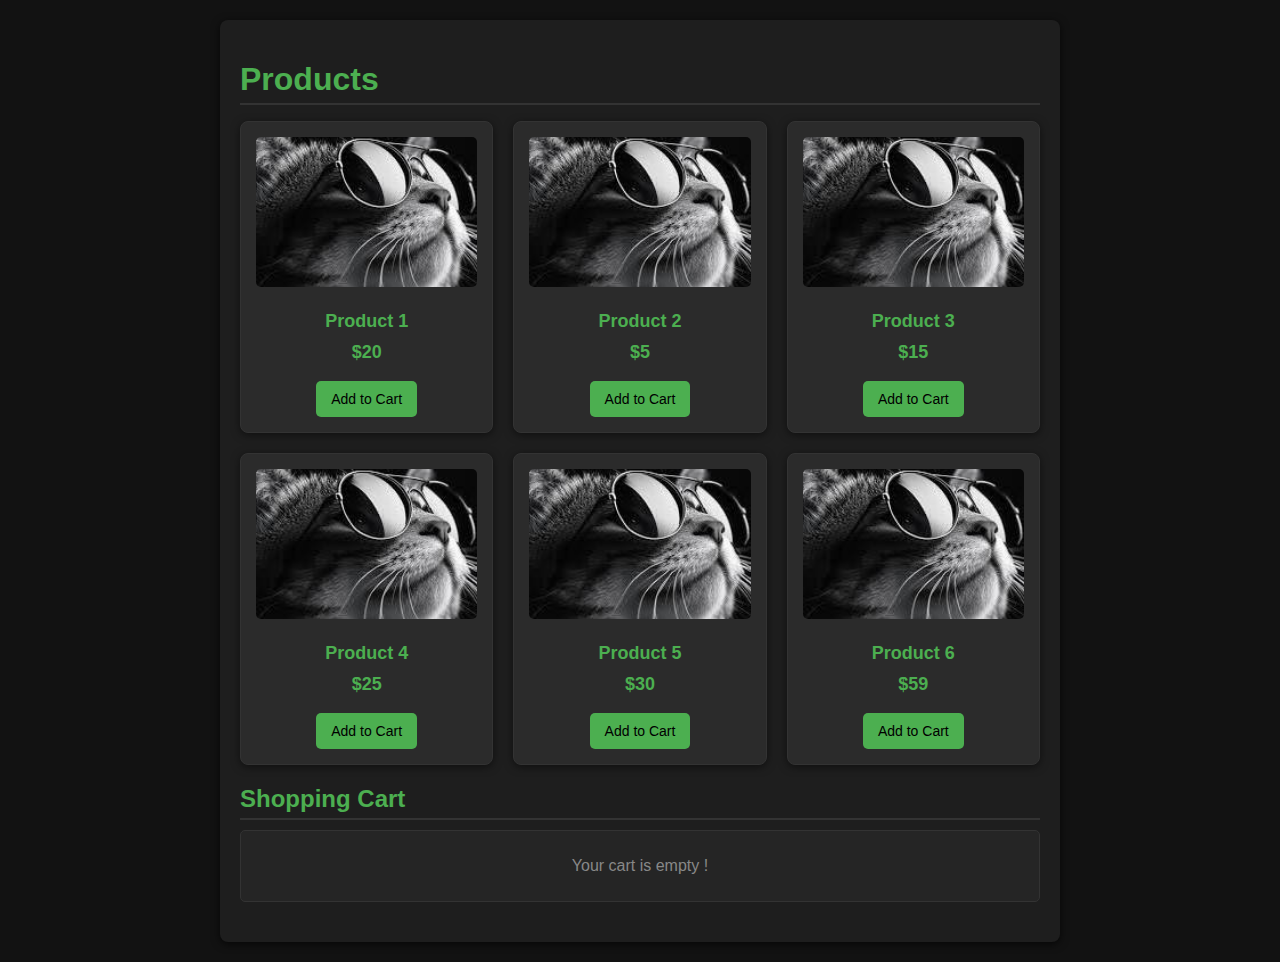
<file: Ecommerce/index.html>
<!DOCTYPE html>
<html lang="en">
<head>
    <meta charset="UTF-8">
    <meta name="viewport" content="width=device-width, initial-scale=1.0">
    <title>Ecommerce</title>
    <link rel="stylesheet" href="style.css">
</head>
<body>
    <div id="container">

        <h1>Products</h1>

        <ul id="product-list">
            <!-- products lists goes here and will be added dynamically -->
            
        </ul>

        <h2>Shopping Cart</h2>

        <div id="carted-container" class="hidden">
            <ul id="carted-items">
                <!-- 
                    <li>product name - price <button id=''>Delete</button></li>
                 -->
            
            </ul>
            <div id="checkout" class="hidden">
                <p>Total:$ <span id="total-amount"></span></p>
                <button id="checkout-btn">Checkout</button>
            </div>
        </div>
        <div id="cart-items">
            <p id="empty-cart">Your cart is empty !</p>
        </div>
    </div>
    <script src="./script.js"></script>
</body>
</html>
</file>
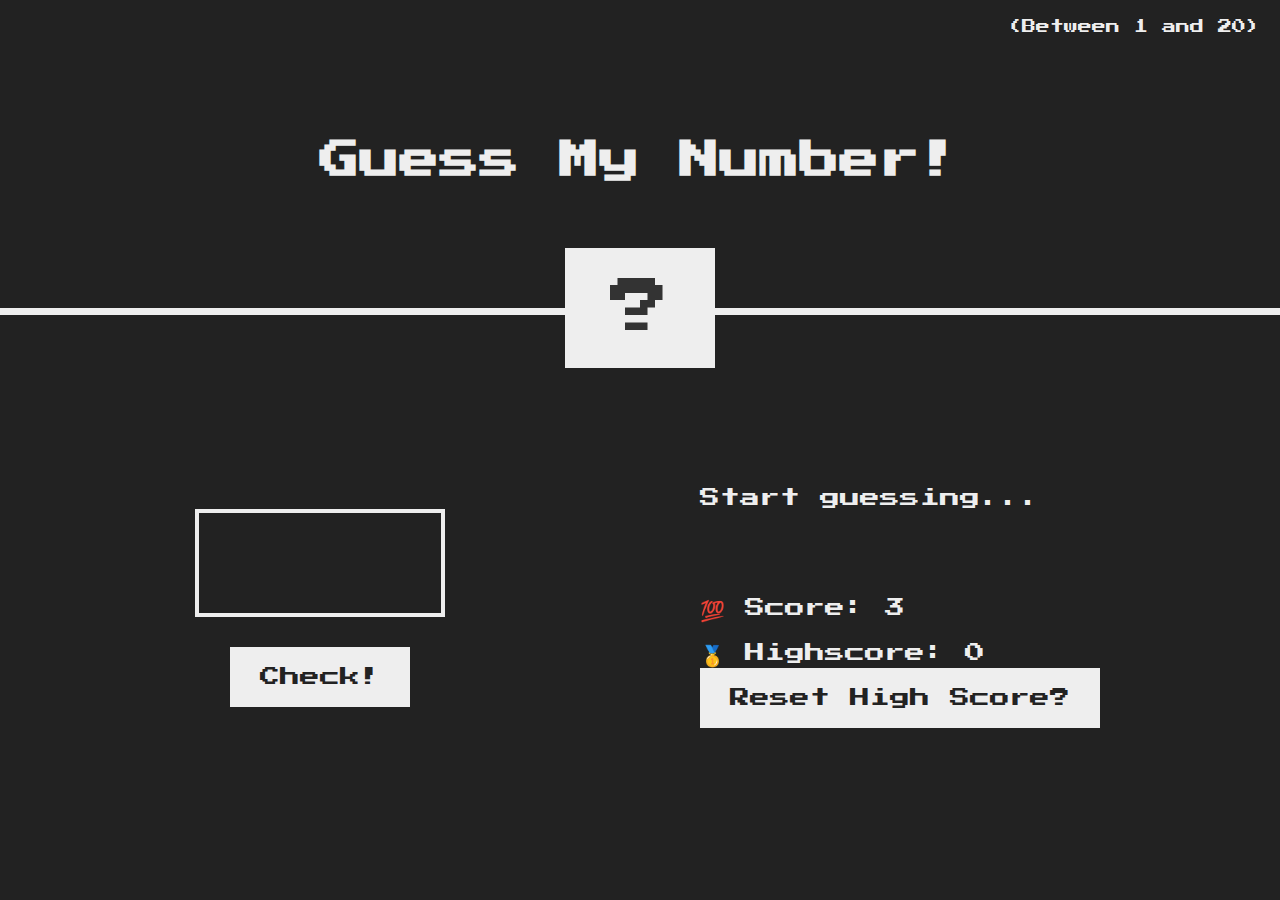
<file: Guess-My-Number/index.html>
<!DOCTYPE html>
<html lang="en">
  <head>
    <meta charset="UTF-8" />
    <meta name="viewport" content="width=device-width, initial-scale=1.0" />
    <meta http-equiv="X-UA-Compatible" content="ie=edge" />
    <link rel="stylesheet" href="style.css" />
    <title>Guess My Number!</title>
  </head>
  <body>
    <header>
      <h1>Guess My Number!</h1>
      <p id="between">(Between 1 and 20)</p>
      <button class="btn" id="again" style="display: none;">Again!</button>
      <div id="number">?</div>
    </header>
    <main>
      <section class="left">
        <input type="number" id="guess" />
        <button class="btn" id="check">Check!</button>
      </section>
      <section class="right">
        <p id="message">Start guessing...</p>
        <!-- if want to increase life -->
        <p class="label-score">💯 Score: <span id="score">3</span></p>
        <p class="label-highscore">
          🥇 Highscore: <span id="highscore">0</span>
          <button id="reset" class="btn">Reset High Score?</button>
        </p>
      </section>
    </main>
    <script src="script.js"></script>
  </body>
</html>
</file>
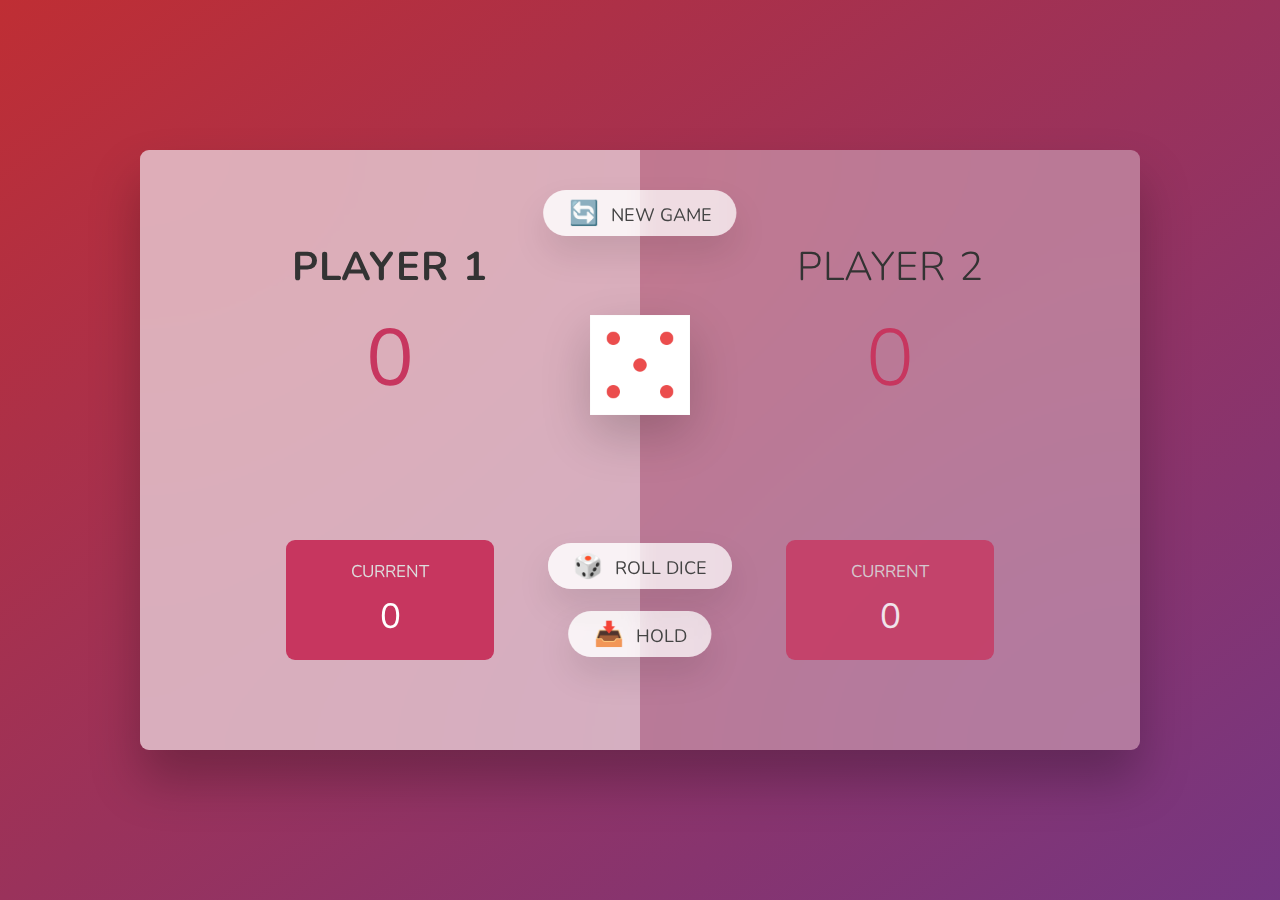
<file: Pig-game/index.html>
<!DOCTYPE html>
<html lang="en">
  <head>
    <meta charset="UTF-8" />
    <meta name="viewport" content="width=device-width, initial-scale=1.0" />
    <meta http-equiv="X-UA-Compatible" content="ie=edge" />
    <link rel="stylesheet" href="style.css" />
    <title>Pig Game</title>
  </head>
  <body>
    <main>
      <section class="player player--0 player--active">
        <h2 class="name" id="name--0">Player 1</h2>
        <p class="score" id="score--0">0</p>
        <div class="current">
          <p class="current-label">Current</p>
          <p class="current-score" id="current--0">0</p>
        </div>
      </section>
      <section class="player player--1">
        <h2 class="name" id="name--1">Player 2</h2>
        <p class="score" id="score--1">0</p>
        <div class="current">
          <p class="current-label">Current</p>
          <p class="current-score" id="current--1">0</p>
        </div>
      </section>

      <img src="img/dice-5.png" alt="Playing dice" class="dice" />
      <button class="btn btn--new">🔄 New game</button>
      <button class="btn btn--roll">🎲 Roll dice</button>
      <button class="btn btn--hold">📥 Hold</button>
    </main>
    <script src="script.js"></script>
  </body>
</html>
</file>
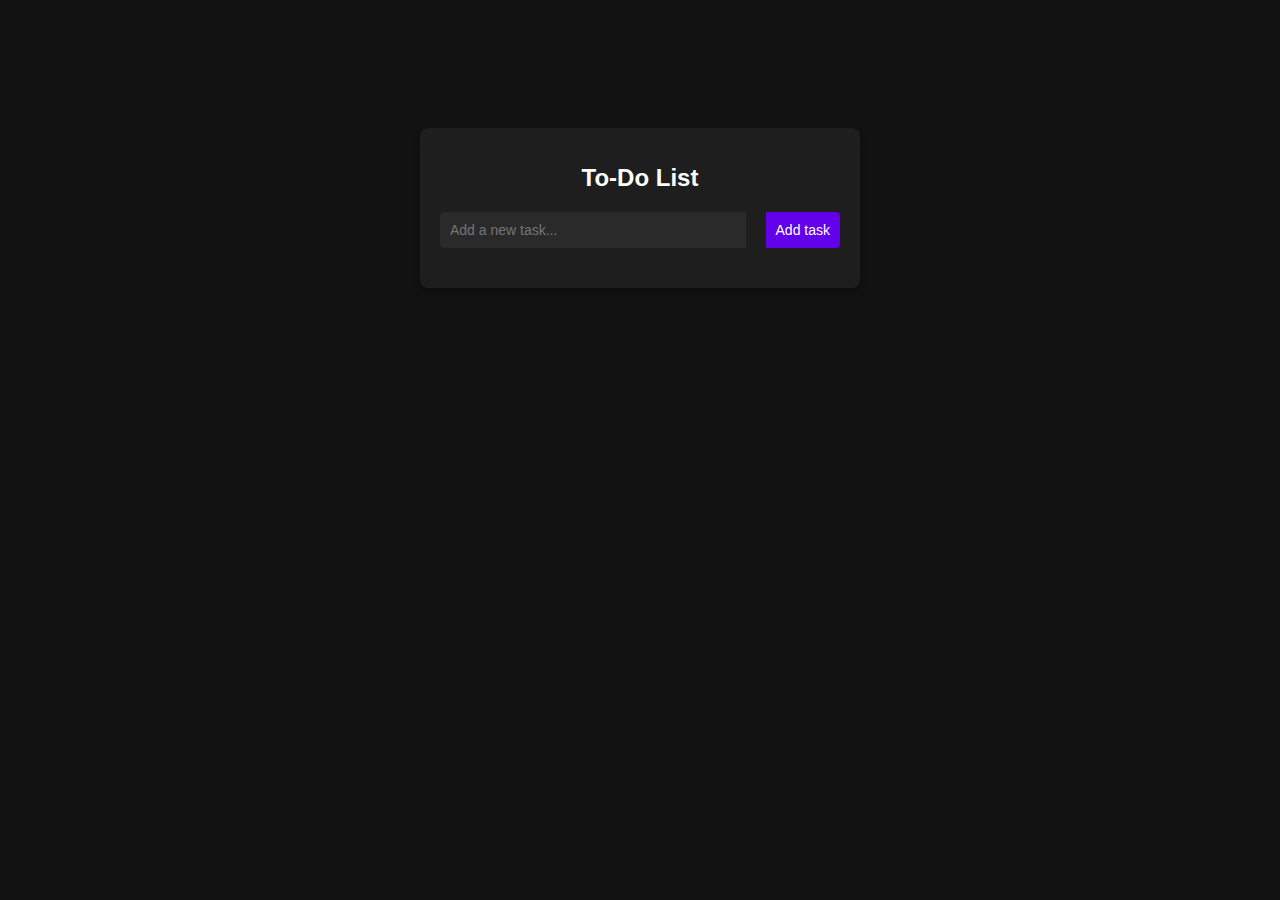
<file: To-do-list/index.html>
<!DOCTYPE html>
<html lang="en">
<head>
    <meta charset="UTF-8">
    <meta name="viewport" content="width=device-width, initial-scale=1.0">
    <title>Dark Mode To-Do List</title>
    <link rel="stylesheet" href="./style.css">
</head>
<body>
    <div class="container">
        <h1>To-Do List</h1>
        <div class="input-container">
            <input type="text" id="todo-input" placeholder="Add a new task..." required>
            <button id="add-task-btn">Add task</button>
        </div>
        <ul id="todo-list">
        </ul>
    </div>
    <script src="./script.js"></script>
</body>
</html>
</file>
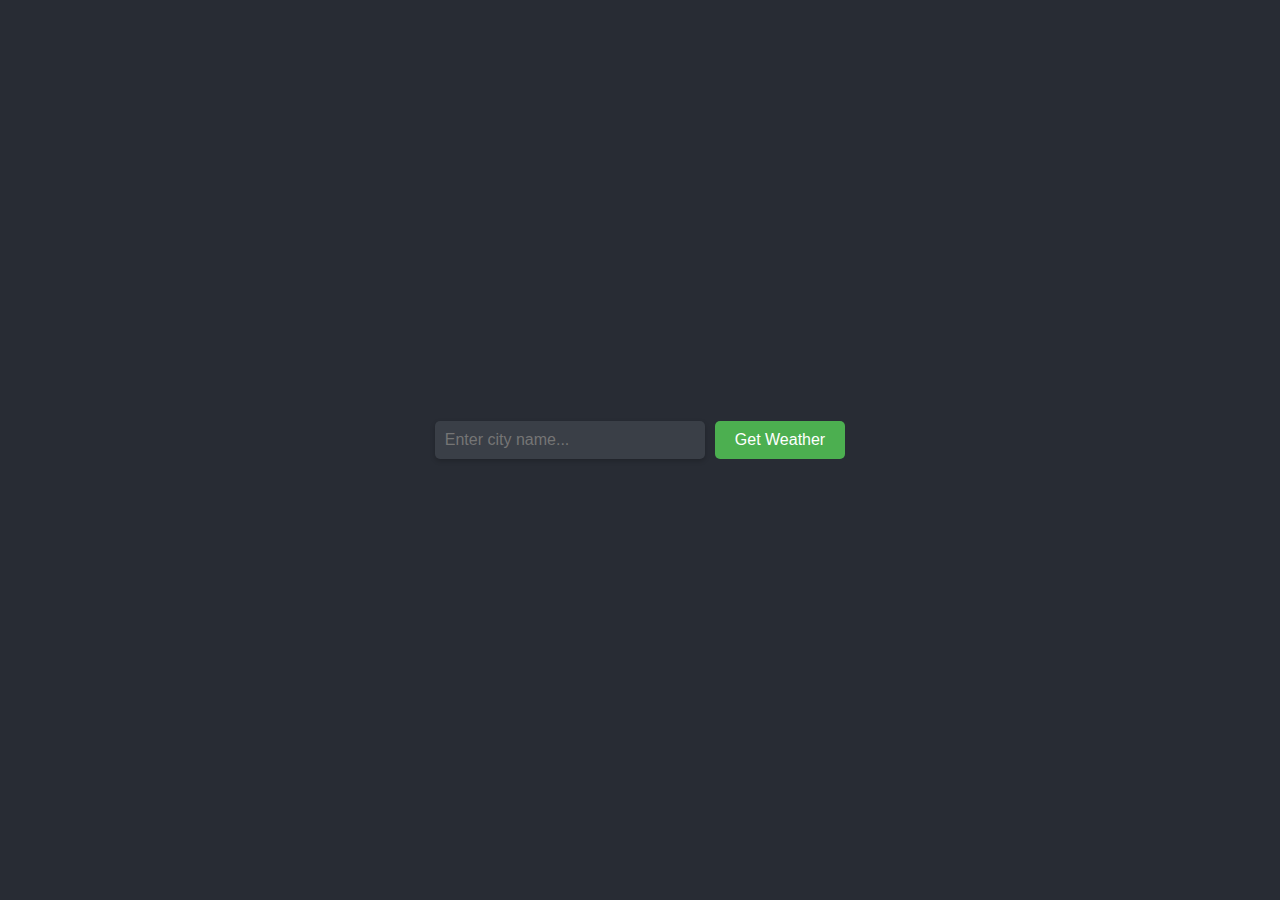
<file: WeatherDataFetching/index.html>
<!DOCTYPE html>
<html lang="en">
<head>
    <meta charset="UTF-8">
    <meta name="viewport" content="width=device-width, initial-scale=1.0">
    <title>Weather API Handling</title>
    <link rel="stylesheet" href="./style.css">
</head>
<body>
    <div class="input-container">
        <input type="text" id="city-input" placeholder="Enter city name...">
        <button id="get-weather-btn">Get Weather</button>
    </div>
    <div id="weather-info" class="hidden">
        <h2 id="city-name"></h2>
        <p id="temperature"></p>
        <p id="description"></p>
    </div>
    <p id="error-message" class="hidden">City not found. Please try again.</p>
    <script src="./script.js"></script>
</body>
</html>
</file>
<file: Ecommerce/style.css>
body{
    font-family: Arial, sans-serif;
    margin: 0;
    padding: 0;
    background-color: #121212;
    color: #e0e0e0;

}
#container{
    max-width: 800px;
    margin: 20px auto;
    padding: 20px;
    background: #1e1e1e;
    border-radius: 8px;
    box-shadow: 0 2px 8px rgba(0, 0, 0, 0.7);
}
h1,h2{
    color: #4caf50;
    margin-bottom: 10px;
    border-bottom: 2px solid #333;
    padding-bottom: 5px;
}
#product-list{
    display: grid;
    grid-template-columns: repeat(auto-fill, minmax(200px, 1fr));
    gap: 20px;
    padding-left: 0px;
}
#cart-items{
    margin-bottom: 20px;
    border: 1px solid #333;
    border-radius: 5px;
    padding: 10px;
    background: #252525;
}
#empty-cart{
    color: #888;
    text-align: center;
}
#carted-container{
    padding: 10px;
    border-top: 1px solid #333;
    display: grid;
    grid-template-areas: 
    'ul'
    'div';
    background: #2b2b2b;
}
#carted-items{
    display: flex;
    flex-direction: column;
    align-items: center;
    gap: 30px;
    font-weight: 700;
}
#checkout{
    display: flex;
    justify-content: flex-end;
    gap: 20px;
}
#carted-container.hidden{
    display: none;
}
#total-amount{
    font-weight: bold;
    color: #81c784;
}
#checkout-btn{
    padding: 10px 20px;
    font-size: 16px;
    color: #000;
    background: #4caf50;
    border: none;
    border-radius: 5px;
    cursor: pointer;
    transition: background 0.3s ease;
}
#checkout-btn:hover {
    background: #388e3c;
}
#product-list{
    display: grid;
    grid-template-columns: repeat(auto-fill, minmax(200px, 1fr));
    gap: 20px;
    padding-left: 0px;
}
ul > li{
    list-style-type: none;
}
.list-items{
    background: #2b2b2b;
    border: 1px solid #333;
    border-radius: 8px;
    padding: 15px;
    text-align: center;
    box-shadow: 0 2px 8px rgba(0, 0, 0, 0.5);
    transition: transform 0.3s ease, box-shadow 0.3s ease;
}
.list-items:hover{
    transform: translateY(-5px);
    box-shadow: 0 4px 12px rgba(0, 0, 0, 0.7);
}
.list-items > img{
    width: 100%;
    height: 150px;
    object-fit: cover;
    border-radius: 5px;
    margin-bottom: 10px;
}
.list-items > p{
    font-size: 18px;
    font-weight: bold;
    color: #4caf50;
    margin: 10px 0;
}
.list-items > button{
    display: inline-block;
    padding: 10px 15px;
    font-size: 14px;
    color: #000;
    background: #4caf50;
    border: none;
    border-radius: 5px;
    cursor: pointer;
    transition: background 0.3s ease;
}
.list-items > button:hover{
    background: #388e3c;
}
#carted-items > li{
    width: 70%;
    list-style-type: none;
    display: flex;
    align-items: center;
    justify-content: space-between;
    padding: 20px;
    box-shadow: 2px 2px 5px 2px black;
}
#carted-items > li > button{
    background-color: rgb(192, 6, 6);
    border: none;
    padding: 6px;
    border-radius: 7px;
    color: #e0e0e0;
    transition: transform 0.3s ease, background-color 0.3s ease;
}
#carted-items > li > button:hover{
    transform: scale(1);
    background-color: rgb(96, 1, 1);
}

@media (max-width: 768px) {
    #container {
        padding: 15px;
    }

    #product-list {
        grid-template-columns: repeat(auto-fill, minmax(150px, 1fr));
        gap: 15px;
    }

    .list-items {
        padding: 10px;
    }

    .list-items > img {
        height: 120px;
    }

    #carted-items > li {
        padding: 10px;
    }

    #checkout-btn {
        font-size: 14px;
        padding: 8px 15px;
    }
}

@media (max-width: 480px) {
    #container {
        padding: 10px;
    }

    #product-list {
        grid-template-columns: 1fr;
        gap: 10px;
    }

    .list-items {
        padding: 8px;
    }

    .list-items > img {
        height: 100px;
    }

    #carted-items > li {
        padding: 10px;
    }

    #checkout-btn {
        font-size: 12px;
        padding: 6px 10px;
    }
}
</file>
<file: Guess-My-Number/style.css>
@import url('https://fonts.googleapis.com/css?family=Press+Start+2P&display=swap');

* {
  margin: 0;
  padding: 0;
  box-sizing: inherit;
}

html {
  font-size: 62.5%;
  box-sizing: border-box;
}

body {
  font-family: 'Press Start 2P', sans-serif;
  color: #eee;
  background-color: #222;
}

header {
  position: relative;
  height: 35vh;
  border-bottom: 7px solid #eee;
}

main {
  height: 65vh;
  color: #eee;
  display: flex;
  align-items: center;
  justify-content: space-around;
}

.left {
  width: 52rem;
  display: flex;
  flex-direction: column;
  align-items: center;
}

.right {
  width: 52rem;
  font-size: 2rem;
}

h1 {
  font-size: 4rem;
  text-align: center;
  position: absolute;
  width: 100%;
  top: 52%;
  left: 50%;
  transform: translate(-50%, -50%);
}

#number {
  background: #eee;
  color: #333;
  font-size: 6rem;
  width: 15rem;
  padding: 3rem 0rem;
  text-align: center;
  position: absolute;
  bottom: 0;
  left: 50%;
  transform: translate(-50%, 50%);
}

#between {
  font-size: 1.4rem;
  position: absolute;
  top: 2rem;
  right: 2rem;
}

.again {
  position: absolute;
  top: 2rem;
  left: 2rem;
}

#guess {
  background: none;
  border: 4px solid #eee;
  font-family: inherit;
  color: inherit;
  font-size: 5rem;
  padding: 2.5rem;
  width: 25rem;
  text-align: center;
  display: block;
  margin-bottom: 3rem;
}

.btn {
  border: none;
  background-color: #eee;
  color: #222;
  font-size: 2rem;
  font-family: inherit;
  padding: 2rem 3rem;
  cursor: pointer;
}

.btn:hover {
  background-color: #ccc;
}

#message {
  margin-bottom: 8rem;
  height: 3rem;
}

.label-score {
  margin-bottom: 2rem;
}
</file>
<file: Pig-game/style.css>
@import url('https://fonts.googleapis.com/css2?family=Nunito&display=swap');

* {
  margin: 0;
  padding: 0;
  box-sizing: inherit;
}

html {
  font-size: 62.5%;
  box-sizing: border-box;
}

body {
  font-family: 'Nunito', sans-serif;
  font-weight: 400;
  height: 100vh;
  color: #333;
  background-image: linear-gradient(to top left, #753682 0%, #bf2e34 100%);
  display: flex;
  align-items: center;
  justify-content: center;
}

main {
  position: relative;
  width: 100rem;
  height: 60rem;
  background-color: rgba(255, 255, 255, 0.35);
  backdrop-filter: blur(200px);
  filter: blur();
  box-shadow: 0 3rem 5rem rgba(0, 0, 0, 0.25);
  border-radius: 9px;
  overflow: hidden;
  display: flex;
}

.player {
  flex: 50%;
  padding: 9rem;
  display: flex;
  flex-direction: column;
  align-items: center;
  transition: all 0.75s;
}

.name {
  position: relative;
  font-size: 4rem;
  text-transform: uppercase;
  letter-spacing: 1px;
  word-spacing: 2px;
  font-weight: 300;
  margin-bottom: 1rem;
}

.score {
  font-size: 8rem;
  font-weight: 300;
  color: #c7365f;
  margin-bottom: auto;
}

.player--active {
  background-color: rgba(255, 255, 255, 0.4);
}
.player--active .name {
  font-weight: 700;
}
.player--active .score {
  font-weight: 400;
}

.player--active .current {
  opacity: 1;
}

.current {
  background-color: #c7365f;
  opacity: 0.8;
  border-radius: 9px;
  color: #fff;
  width: 65%;
  padding: 2rem;
  text-align: center;
  transition: all 0.75s;
}

.current-label {
  text-transform: uppercase;
  margin-bottom: 1rem;
  font-size: 1.7rem;
  color: #ddd;
}

.current-score {
  font-size: 3.5rem;
}

.btn {
  position: absolute;
  left: 50%;
  transform: translateX(-50%);
  color: #444;
  background: none;
  border: none;
  font-family: inherit;
  font-size: 1.8rem;
  text-transform: uppercase;
  cursor: pointer;
  font-weight: 400;
  transition: all 0.2s;

  background-color: white;
  background-color: rgba(255, 255, 255, 0.6);
  backdrop-filter: blur(10px);

  padding: 0.7rem 2.5rem;
  border-radius: 50rem;
  box-shadow: 0 1.75rem 3.5rem rgba(0, 0, 0, 0.1);
}

.btn::first-letter {
  font-size: 2.4rem;
  display: inline-block;
  margin-right: 0.7rem;
}

.btn--new {
  top: 4rem;
}
.btn--roll {
  top: 39.3rem;
}
.btn--hold {
  top: 46.1rem;
}

.btn:active {
  transform: translate(-50%, 3px);
  box-shadow: 0 1rem 2rem rgba(0, 0, 0, 0.15);
}

.btn:focus {
  outline: none;
}

.dice {
  position: absolute;
  left: 50%;
  top: 16.5rem;
  transform: translateX(-50%);
  height: 10rem;
  box-shadow: 0 2rem 5rem rgba(0, 0, 0, 0.2);
}

.player--winner {
  background-color: #2f2f2f;
}

.player--winner .name {
  font-weight: 700;
  color: #c7365f;
}
</file>
<file: To-do-list/style.css>
body {
    font-family: Arial, sans-serif;
    background-color: #121212;
    color: #ffffff;
    margin: 0;
    padding: 0;
    display: flex;
    justify-content: center;
    align-items: flex-start;
    height: 100vh;
}

.container {
    margin-top: 10% ;
    width: 100%;
    max-width: 400px;
    background-color: #1e1e1e;
    border-radius: 8px;
    padding: 20px;
    box-shadow: 0 4px 10px rgba(0, 0, 0, 0.3);
}

h1 {
    text-align: center;
    margin-bottom: 20px;
    font-size: 24px;
    color: #ffffff;
}

.input-container {
    display: flex;
    margin-bottom: 20px;
    gap: 20px;
}

#todo-input {
    flex: 1;
    padding: 10px;
    border: none;
    border-radius: 4px 0 0 4px;
    outline: none;
    font-size: 14px;
    background-color: #2a2a2a;
    color: #ffffff;
}

#add-task-btn {
    padding: 10px;
    border: none;
    border-radius: 0 4px 4px 0;
    background-color: #6200ea;
    color: #ffffff;
    cursor: pointer;
    font-size: 14px;
    transition: background-color 0.3s;
}

#add-task-btn:hover {
    background-color: #3700b3;
}

#todo-list {
    list-style-type: none;
    padding: 0;
    margin: 0;
}

#todo-list li {
    display: flex;
    justify-content: space-between;
    align-items: center;
    padding: 10px;
    margin-bottom: 10px;
    background-color: #2a2a2a;
    border-radius: 4px;
    color: #ffffff;
}

.delBtn {
    padding: 5px 10px;
    border: none;
    border-radius: 4px;
    background-color: #b00020;
    color: #ffffff;
    cursor: pointer;
    font-size: 12px;
    transition: background-color 0.3s;
}

.delBtn:hover {
    background-color: #8c000f;
}
</file>
<file: WeatherDataFetching/style.css>
body {
    font-family: Arial, sans-serif;
    margin: 0;
    padding: 0;
    background-color: #282c34;
    color: #ffffff;
    display: flex;
    flex-direction: column;
    justify-content: center;
    align-items: center;
    height: 100vh;
}

.input-container {
    display: flex;
    align-items: center;
    gap: 10px;
    margin-bottom: 20px;
}

#city-input {
    padding: 10px;
    font-size: 16px;
    border: none;
    border-radius: 5px;
    outline: none;
    width: 250px;
    background-color: #3a3f47;
    color: #ffffff;
    box-shadow: 0 2px 5px rgba(0, 0, 0, 0.2);
}

#get-weather-btn {
    padding: 10px 20px;
    font-size: 16px;
    background-color: #4caf50;
    color: #ffffff;
    border: none;
    border-radius: 5px;
    cursor: pointer;
    transition: background-color 0.3s ease;
}

#get-weather-btn:hover {
    background-color: #45a049;
}

#weather-info {
    background-color: #3a3f47;
    border-radius: 10px;
    padding: 20px;
    text-align: center;
    width: 300px;
    box-shadow: 0 4px 8px rgba(0, 0, 0, 0.3);
    animation: fadeIn 0.5s ease-in-out;
}

.hidden {
    display: none;
}

#error-message {
    color: #ff6b6b;
    font-size: 16px;
    margin-top: 10px;
    animation: fadeIn 0.5s ease-in-out;
}

@keyframes fadeIn {
    from {
        opacity: 0;
        transform: translateY(-10px);
    }
    to {
        opacity: 1;
        transform: translateY(0);
    }
}
</file>
